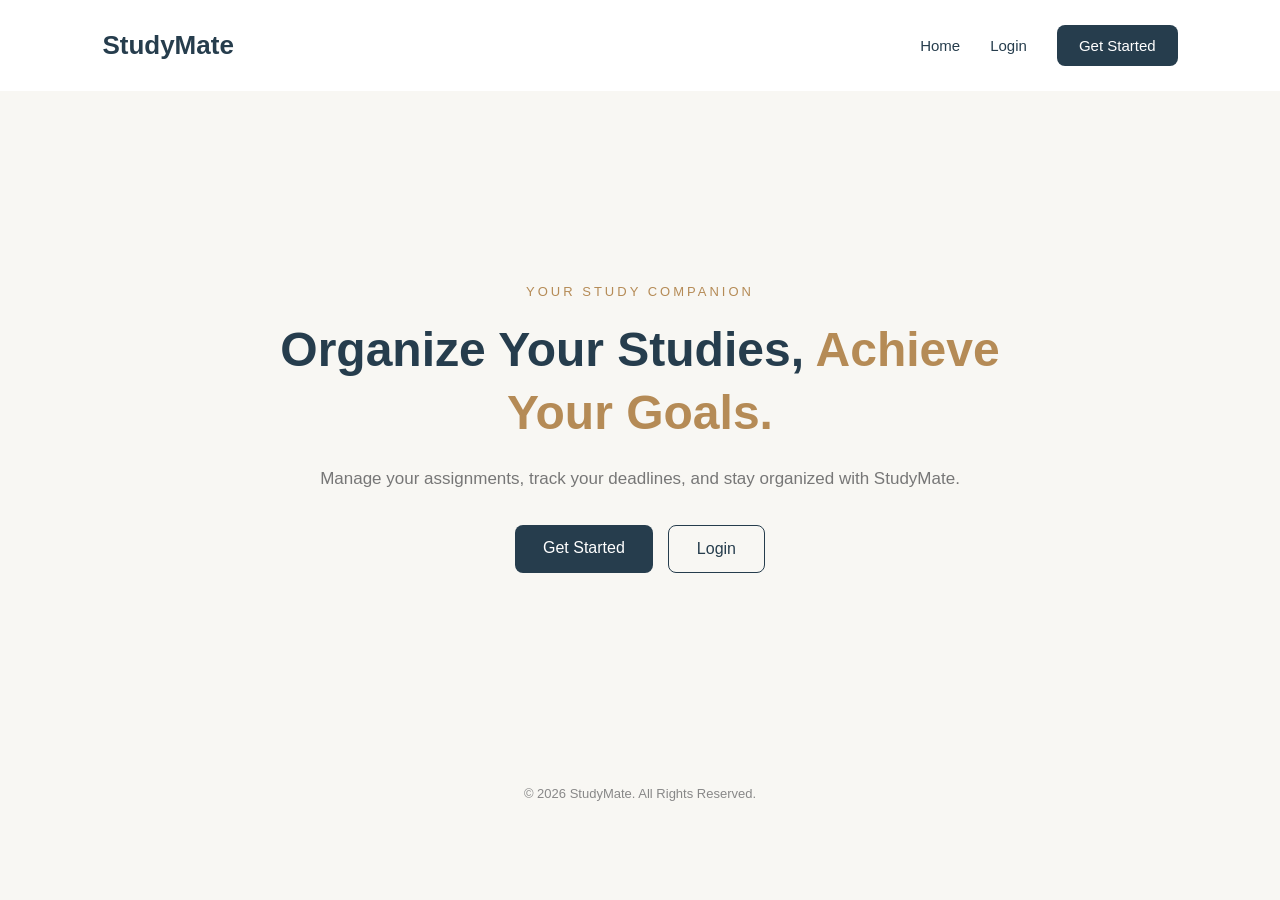
<file: index.html>
<!DOCTYPE html>
<html lang="en">
<head>
    <meta charset="UTF-8">
    <meta name="viewport" content="width=device-width, initial-scale=1.0">
    <title>StudyMate | Home</title>
    <link rel="stylesheet" href="css/style.css">
</head>

<body>

    <header>
        <div class="logo">StudyMate</div>

        <nav>
            <a href="index.html">Home</a>
            <a href="login.html">Login</a>
            <a href="register.html" class="nav-btn">Get Started</a>
        </nav>
    </header>

    <main class="hero">

        <div class="hero-content">
            <p class="subtitle">YOUR STUDY COMPANION</p>

            <h1>
                Organize Your Studies,
                <span>Achieve Your Goals.</span>
            </h1>

            <p class="description">
                Manage your assignments, track your deadlines,
                and stay organized with StudyMate.
            </p>

            <div class="hero-buttons">
                <a href="register.html" class="primary-btn">
                    Get Started
                </a>

                <a href="login.html" class="secondary-btn">
                    Login
                </a>
            </div>
        </div>

    </main>

    <footer>
        <p>© 2026 StudyMate. All Rights Reserved.</p>
    </footer>

</body>
</html>
</file>
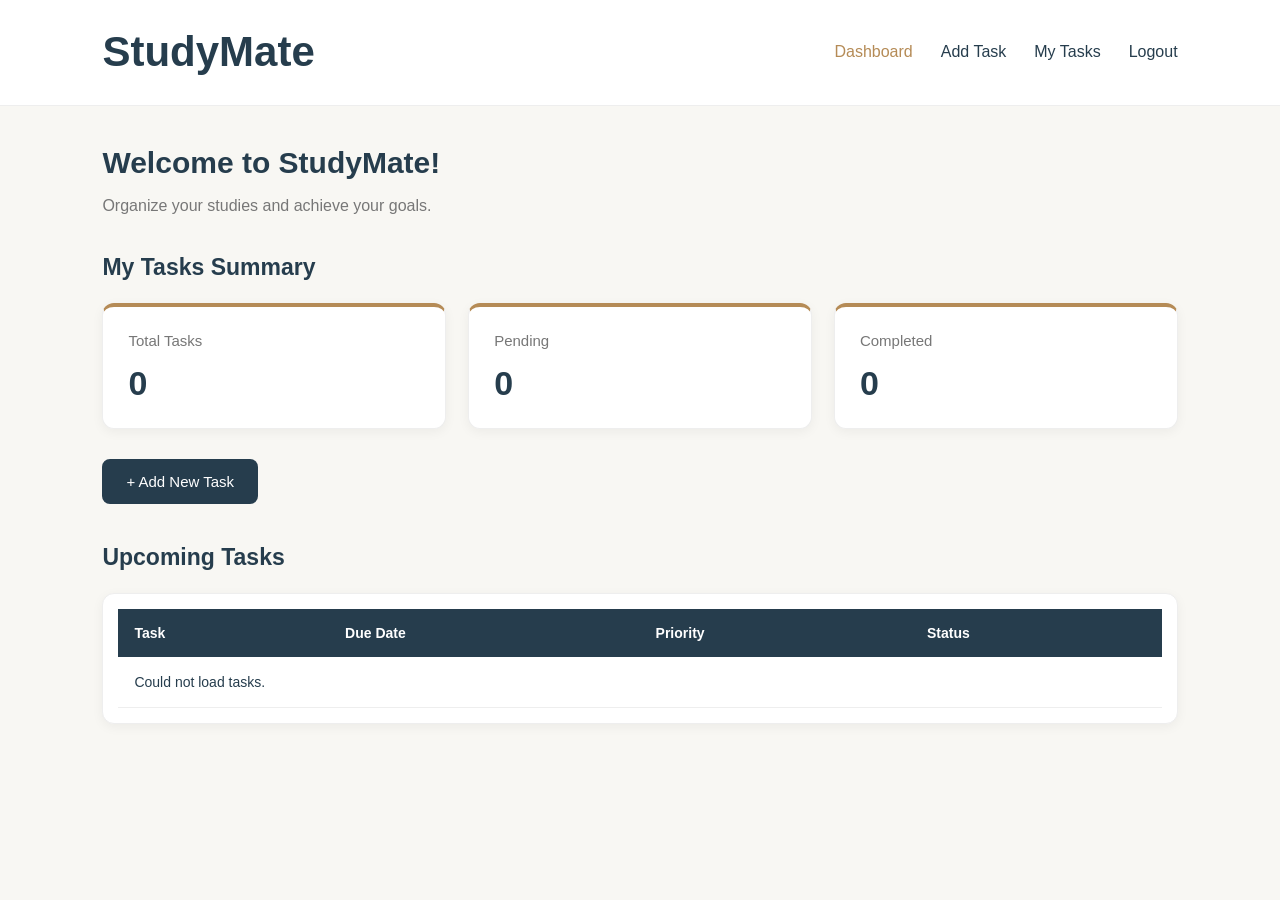
<file: dashboard.html>
<!DOCTYPE html>
<html lang="en">
<head>
    <meta charset="UTF-8">
    <meta name="viewport" content="width=device-width, initial-scale=1.0">

    <title>StudyMate | Dashboard</title>

    <link rel="stylesheet" href="css/style.css">
</head>

<body class="dashboard-page">

    <!-- Header -->
    <header class="dashboard-header">

        <h1 class="dashboard-logo">StudyMate</h1>

      
<nav class="dashboard-nav">
    <a href="dashboard.html" class="active">Dashboard</a>
    <a href="add_task_form.php">Add Task</a>
    <a href="my_tasks.php">My Tasks</a>
    <a href="logout.php">Logout</a>
</nav>

    </header>

    <!-- Main Content -->
    <main class="dashboard-main">

        <!-- Welcome -->
        <section class="dashboard-welcome">
            <h2>Welcome to StudyMate!</h2>
            <p>Organize your studies and achieve your goals.</p>
        </section>

        <!-- Task Summary -->
        <section class="dashboard-summary">

            <h2 class="dashboard-section-title">
                My Tasks Summary
            </h2>

            <div class="dashboard-stats">

                <div class="dashboard-card">
                    <h3>Total Tasks</h3>
                    <p id="stat-total">0</p>
                </div>

                <div class="dashboard-card">
                    <h3>Pending</h3>
                    <p id="stat-pending">0</p>
                </div>

                <div class="dashboard-card">
                    <h3>Completed</h3>
                    <p id="stat-completed">0</p>
                </div>

            </div>

        </section>

        <!-- Add Task Button -->
        <div class="dashboard-actions">
            <a href="add_task_form.php" class="dashboard-add-btn">
                + Add New Task
            </a>
        </div>

        <!-- Upcoming Tasks -->
        <section class="dashboard-upcoming">

            <h2 class="dashboard-section-title">
                Upcoming Tasks
            </h2>

            <div class="dashboard-table-wrapper">

                <table class="dashboard-table">

                    <thead>
                        <tr>
                            <th>Task</th>
                            <th>Due Date</th>
                            <th>Priority</th>
                            <th>Status</th>
                        </tr>
                    </thead>

                    <tbody id="upcoming-body">
                    </tbody>

                </table>

            </div>

        </section>

    </main>

    <!-- Dashboard JavaScript -->
    <script src="js/dashboard.js"></script>

</body>
</html>
</file>
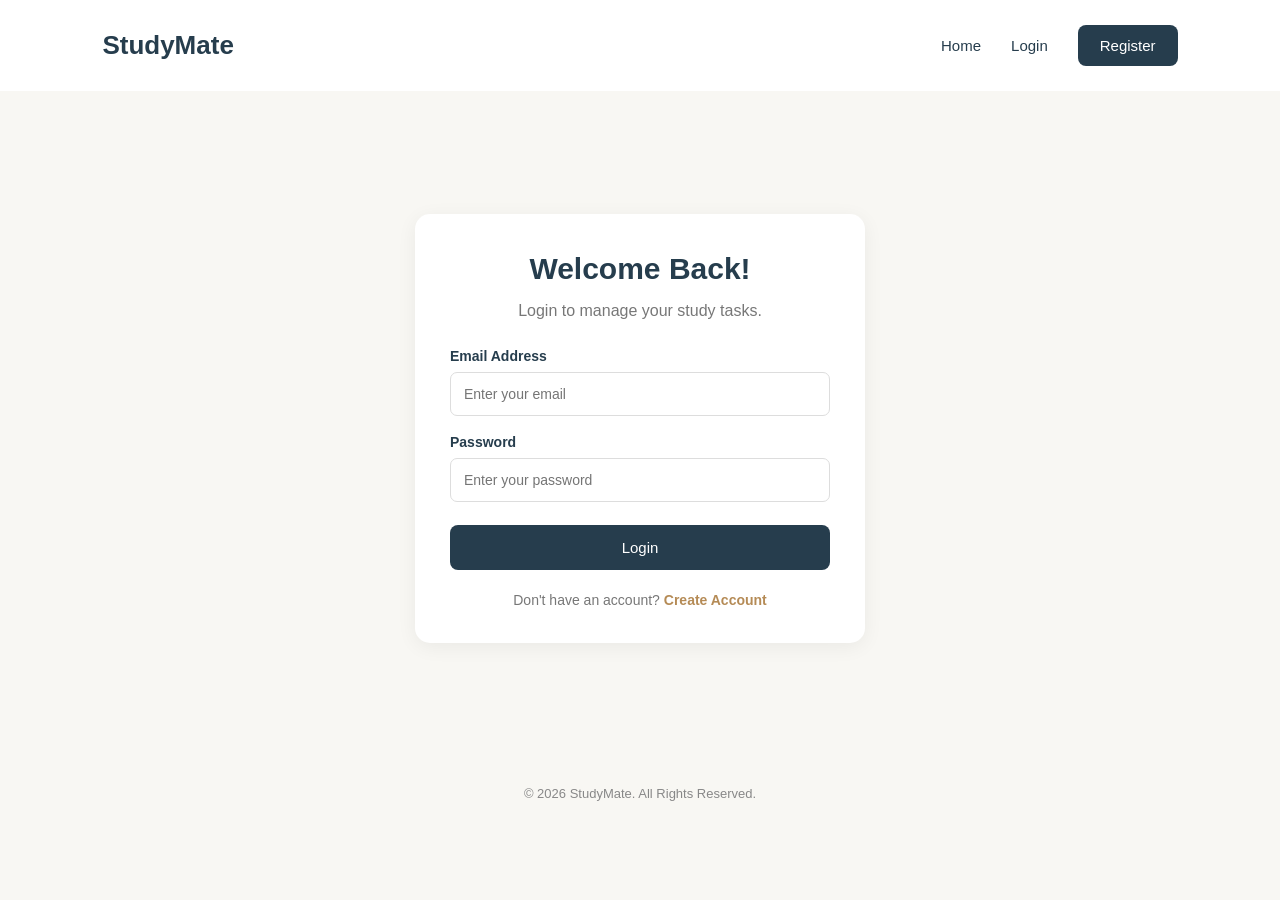
<file: login.html>
<!DOCTYPE html>
<html lang="en">

<head>
    <meta charset="UTF-8">
    <meta name="viewport" content="width=device-width, initial-scale=1.0">
    <title>StudyMate | Login</title>
    <link rel="stylesheet" href="css/style.css">
</head>

<body>

    <header>
        <div class="logo">StudyMate</div>

        <nav>
            <a href="index.html">Home</a>
            <a href="login.html">Login</a>
            <a href="register.html" class="nav-btn">Register</a>
        </nav>
    </header>

    <main class="auth-container">

        <div class="auth-card">

            <h1>Welcome Back!</h1>

            <p class="auth-description">
                Login to manage your study tasks.
            </p>

            <form action="login.php" method="post">

                <label for="email">Email Address</label>
                <input type="email"
                    id="email"
                    name="email"
                    placeholder="Enter your email"
                    required>

                <label for="password">Password</label>
                <input type="password"
                    id="password"
                    name="password"
                    placeholder="Enter your password"
                    required>

                <button type="submit" class="primary-btn">
                    Login
                </button>

            </form>

            <p class="auth-footer">
                Don't have an account?
                <a href="register.html">Create Account</a>
            </p>

        </div>

    </main>

    <footer>
        <p>© 2026 StudyMate. All Rights Reserved.</p>
    </footer>
<script src="js/validation.js"></script>
</body>
</html>
</file>
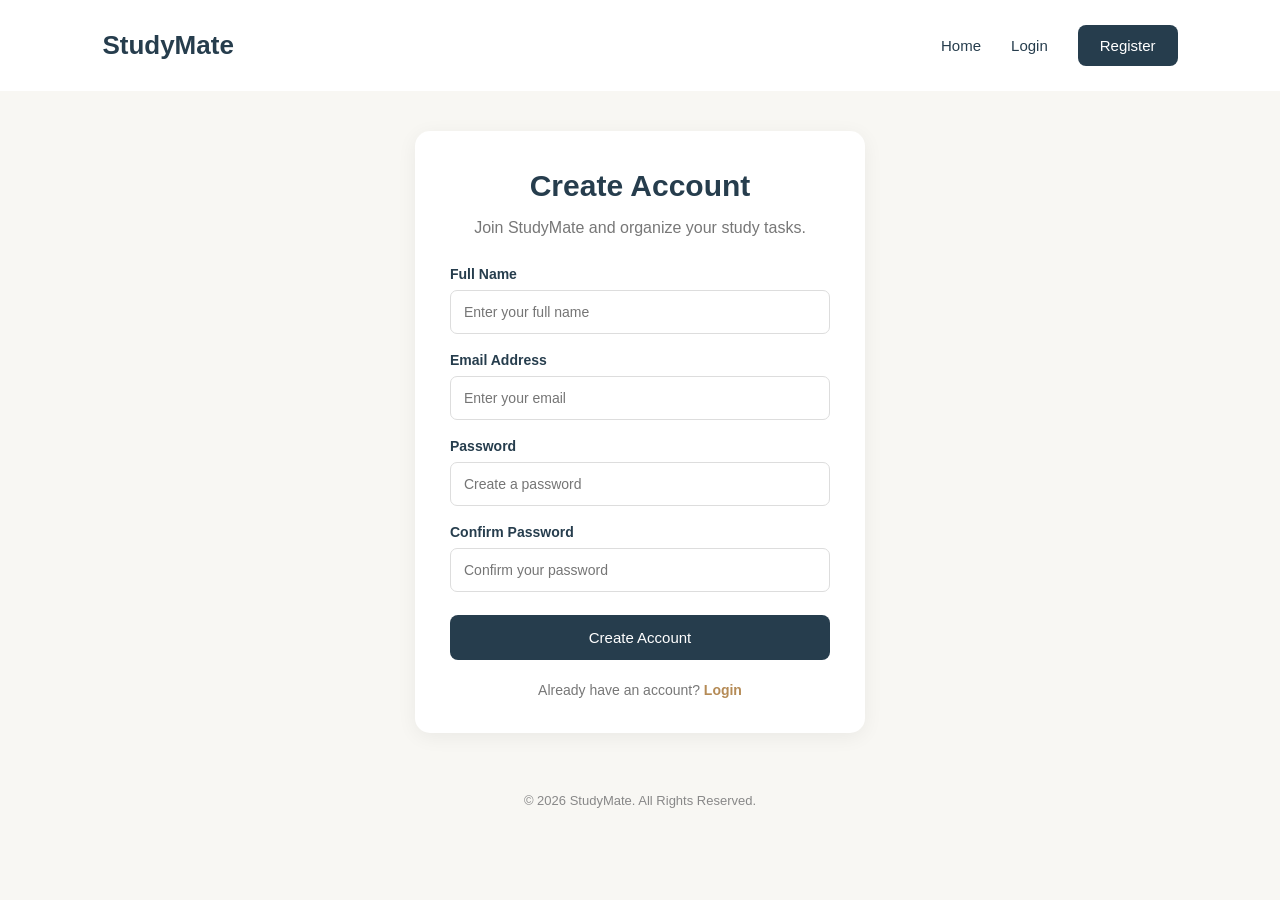
<file: register.html>
<!DOCTYPE html>
<html lang="en">

<head>
    <meta charset="UTF-8">
    <meta name="viewport" content="width=device-width, initial-scale=1.0">
    <title>StudyMate | Register</title>
    <link rel="stylesheet" href="css/style.css">
</head>

<body>

    <header>
        <div class="logo">StudyMate</div>

        <nav>
            <a href="index.html">Home</a>
            <a href="login.html">Login</a>
            <a href="register.html" class="nav-btn">Register</a>
        </nav>
    </header>

    <main class="auth-container">

        <div class="auth-card">

            <h1>Create Account</h1>

            <p class="auth-description">
                Join StudyMate and organize your study tasks.
            </p>

            <form action="register.php" method="post">

                <label for="fullname">Full Name</label>
                <input type="text" id="fullname"
                    name="fullname"
                    placeholder="Enter your full name"
                    required>

                <label for="email">Email Address</label>
                <input type="email" id="email"
                    name="email"
                    placeholder="Enter your email"
                    required>

                <label for="password">Password</label>
                <input type="password" id="password"
                    name="password"
                    placeholder="Create a password"
                    required>

                <label for="confirm-password">Confirm Password</label>
                <input type="password" id="confirm-password"
                    name="confirm_password"
                    placeholder="Confirm your password"
                    required>

                <button type="submit" class="primary-btn">
                    Create Account
                </button>

            </form>

            <p class="auth-footer">
                Already have an account?
                <a href="login.html">Login</a>
            </p>

        </div>

    </main>

    <footer>
        <p>© 2026 StudyMate. All Rights Reserved.</p>
    </footer>
    <script src="js/validation.js"></script>
</body>
</html>
</file>
<file: css/style.css>
* {
    margin: 0;
    padding: 0;
    box-sizing: border-box;
}

body {
    font-family: Arial, sans-serif;
    background-color: #F8F7F3;
    color: #263D4D;
}

/* Navigation Bar */

header {
    display: flex;
    justify-content: space-between;
    align-items: center;
    padding: 25px 8%;
    background-color: white;
}

.logo {
    font-size: 26px;
    font-weight: bold;
    color: #263D4D;
}

nav {
    display: flex;
    align-items: center;
    gap: 30px;
}

nav a {
    text-decoration: none;
    color: #263D4D;
    font-size: 15px;
}

.nav-btn {
    background-color: #263D4D;
    color: white;
    padding: 12px 22px;
    border-radius: 8px;
}

/* Home Section */

.hero {
    min-height: 75vh;
    display: flex;
    align-items: center;
    justify-content: center;
    text-align: center;
    padding: 50px 20px;
}

.hero-content {
    max-width: 750px;
}

.subtitle {
    color: #B58B56;
    letter-spacing: 3px;
    font-size: 13px;
    margin-bottom: 20px;
}

h1 {
    font-size: 48px;
    line-height: 1.3;
    margin-bottom: 20px;
}

h1 span {
    color: #B58B56;
}

.description {
    color: #777;
    font-size: 17px;
    line-height: 1.8;
    margin-bottom: 30px;
}

.hero-buttons {
    display: flex;
    justify-content: center;
    gap: 15px;
}

.primary-btn,
.secondary-btn {
    text-decoration: none;
    padding: 14px 28px;
    border-radius: 8px;
}

.primary-btn {
    background-color: #263D4D;
    color: white;
}

.secondary-btn {
    border: 1px solid #263D4D;
    color: #263D4D;
}

/* Footer */

footer {
    text-align: center;
    padding: 20px;
    color: #888;
    font-size: 13px;
}

/* Authentication Pages */

.auth-container {
    min-height: 75vh;
    display: flex;
    justify-content: center;
    align-items: center;
    padding: 40px 20px;
}

.auth-card {
    background-color: white;
    width: 100%;
    max-width: 450px;
    padding: 35px;
    border-radius: 15px;
    box-shadow: 0 4px 20px rgba(0, 0, 0, 0.06);
}

.auth-card h1 {
    font-size: 30px;
    text-align: center;
    margin-bottom: 10px;
}

.auth-description {
    text-align: center;
    color: #777;
    margin-bottom: 25px;
    line-height: 1.6;
}

.auth-card form {
    display: flex;
    flex-direction: column;
}

.auth-card label {
    margin-bottom: 8px;
    font-weight: bold;
    font-size: 14px;
}

.auth-card input {
    padding: 13px;
    border: 1px solid #ddd;
    border-radius: 7px;
    margin-bottom: 18px;
    font-size: 14px;
}

.auth-card input:focus {
    outline: none;
    border-color: #B58B56;
}

.auth-card button {
    border: none;
    cursor: pointer;
    font-size: 15px;
    margin-top: 5px;
}

.auth-footer {
    text-align: center;
    margin-top: 22px;
    color: #777;
    font-size: 14px;
}

.auth-footer a {
    color: #B58B56;
    text-decoration: none;
    font-weight: bold;
}

/* Responsive Design */


@media screen and (max-width: 600px) {

    header {
        flex-direction: column;
        align-items: center;
        padding: 18px 5%;
        gap: 15px;
    }

    nav {
        width: 100%;
        justify-content: center;
        gap: 20px;
        flex-wrap: wrap;
    }

    nav a {
        font-size: 13px;
    }

    .logo {
        font-size: 22px;
    }

    h1 {
        font-size: 32px;
    }

    .description {
        font-size: 15px;
    }

    .auth-card {
        padding: 25px 20px;
    }

    .hero-buttons {
        flex-wrap: wrap;
    }
}

/* =================================
   StudyMate Dashboard
================================= */

/* General */

.dashboard-page {
    margin: 0;
    padding: 0;
    font-family: Arial, sans-serif;
    background-color: #F8F7F3;
    color: #263D4D;
}

.dashboard-page * {
    box-sizing: border-box;
}

/* Header */

.dashboard-page .dashboard-header {
    background-color: #FFFFFF;
    padding: 25px 8%;
    display: flex;
    justify-content: space-between;
    align-items: center;
    flex-wrap: wrap;
    gap: 20px;
    border-bottom: 1px solid #EEEEEE;
}

.dashboard-page .dashboard-logo {
    font-size: 42px;
    font-weight: bold;
    color: #263D4D;
    margin: 0;
}

.dashboard-page .dashboard-nav {
    display: flex;
    align-items: center;
    gap: 28px;
    flex-wrap: wrap;
}

.dashboard-page .dashboard-nav a {
    text-decoration: none;
    color: #263D4D;
    font-size: 16px;
    transition: color 0.2s;
}

.dashboard-page .dashboard-nav a:hover,
.dashboard-page .dashboard-nav a.active {
    color: #B58B56;
}

/* Main Content */

.dashboard-page .dashboard-main {
    width: 84%;
    max-width: 1400px;
    margin: 0 auto;
    padding: 40px 0;
}

/* Welcome */

.dashboard-page .dashboard-welcome {
    margin-bottom: 35px;
}

.dashboard-page .dashboard-welcome h2 {
    font-size: 30px;
    margin: 0 0 12px;
}

.dashboard-page .dashboard-welcome p {
    color: #777777;
    font-size: 16px;
    line-height: 1.7;
    margin: 0;
}

/* Section Titles */

.dashboard-page .dashboard-section-title {
    font-size: 23px;
    margin: 0 0 22px;
    color: #263D4D;
}

/* Summary Cards */

.dashboard-page .dashboard-stats {
    display: flex;
    flex-direction: row;
    flex-wrap: wrap;
    gap: 22px;
    margin-bottom: 30px;
}

.dashboard-page .dashboard-card {
    flex: 1 1 180px;
    background-color: #FFFFFF;
    padding: 25px;
    border-radius: 12px;
    border: 1px solid #EEEEEE;
    border-top: 4px solid #B58B56;
    box-shadow: 0 3px 12px rgba(0, 0, 0, 0.05);
}

.dashboard-page .dashboard-card h3 {
    color: #777777;
    font-size: 15px;
    font-weight: normal;
    margin: 0 0 15px;
}

.dashboard-page .dashboard-card p {
    color: #263D4D;
    font-size: 34px;
    font-weight: bold;
    margin: 0;
}

/* Add Task Button */

.dashboard-page .dashboard-actions {
    margin-bottom: 40px;
}

.dashboard-page .dashboard-add-btn {
    display: inline-block;
    background-color: #263D4D;
    color: #FFFFFF;
    padding: 14px 24px;
    border-radius: 8px;
    text-decoration: none;
    font-size: 15px;
    transition: background-color 0.2s;
}

.dashboard-page .dashboard-add-btn:hover {
    background-color: #B58B56;
}

/* Upcoming Tasks */

.dashboard-page .dashboard-upcoming {
    margin-top: 10px;
}

.dashboard-page .dashboard-table-wrapper {
    background-color: #FFFFFF;
    padding: 15px;
    border-radius: 12px;
    border: 1px solid #EEEEEE;
    box-shadow: 0 3px 12px rgba(0, 0, 0, 0.05);
    overflow-x: auto;
}

.dashboard-page .dashboard-table {
    width: 100%;
    min-width: 500px;
    border-collapse: collapse;
}

.dashboard-page .dashboard-table th {
    background-color: #263D4D;
    color: #FFFFFF;
    padding: 16px;
    text-align: left;
    font-size: 14px;
}

.dashboard-page .dashboard-table td {
    padding: 17px 16px;
    border-bottom: 1px solid #EEEEEE;
    text-align: left;
    font-size: 14px;
}

.dashboard-page .dashboard-table tbody tr:hover {
    background-color: #FAF8F3;
}

.dashboard-page .dashboard-priority {
    color: #A56B28;
    font-weight: bold;
}

.dashboard-page .dashboard-status {
    display: inline-block;
    color: #477B59;
    background-color: #EAF4EC;
    padding: 7px 13px;
    border-radius: 20px;
    font-size: 12px;
}

/* Responsive Design */

@media (max-width: 768px) {

    .dashboard-page .dashboard-header {
        padding: 22px 5%;
        flex-direction: column;
    }

    .dashboard-page .dashboard-logo {
        font-size: 32px;
    }

    .dashboard-page .dashboard-nav {
        justify-content: center;
        gap: 20px;
    }

    .dashboard-page .dashboard-main {
        width: 90%;
        padding: 30px 0;
    }

    .dashboard-page .dashboard-welcome h2 {
        font-size: 25px;
    }

    .dashboard-page .dashboard-stats {
        flex-direction: column;
    }

    .dashboard-page .dashboard-card {
        flex: 1 1 auto;
    }

    .dashboard-page .dashboard-section-title {
        font-size: 21px;
    }
}

@media (max-width: 480px) {

    .dashboard-page .dashboard-nav {
        gap: 14px;
    }

    .dashboard-page .dashboard-nav a {
        font-size: 14px;
    }

    .dashboard-page .dashboard-card {
        padding: 20px;
    }

    .dashboard-page .dashboard-card p {
        font-size: 30px;
    }
  
}


/* ===== Add Task Page ===== */

.task-page {
    background-color: #F8F7F3;
    color: #263D4D;
    font-family: Arial, sans-serif;
}

.task-page .task-header {
    background: white;
    padding: 25px 8%;
    display: flex;
    justify-content: space-between;
    align-items: center;
    flex-wrap: wrap;
    gap: 20px;
}

.task-page .task-logo {
    font-size: 36px;
    margin: 0;
}

.task-page .task-nav {
    display: flex;
    gap: 28px;
    flex-wrap: wrap;
}

.task-page .task-nav a {
    text-decoration: none;
    color: #263D4D;
}

.task-page .task-nav a:hover,
.task-page .task-nav a.active {
    color: #B58B56;
}

.task-page .task-main {
    width: 90%;
    max-width: 650px;
    margin: 40px auto;
}

.task-page .task-form-card {
    background: white;
    padding: 35px;
    border-radius: 14px;
    box-shadow: 0 3px 15px #0000000A;
}

.task-page .task-form-card h2 {
    font-size: 28px;
    margin-bottom: 12px;
}

.task-page .task-description {
    color: #777;
    line-height: 1.7;
    margin-bottom: 28px;
}

.task-page .task-form-card form {
    display: flex;
    flex-direction: column;
}

.task-page .task-form-card label {
    font-weight: bold;
    font-size: 14px;
    margin-bottom: 9px;
}

.task-page .task-form-card input,
.task-page .task-form-card textarea,
.task-page .task-form-card select {
    width: 100%;
    padding: 13px;
    border: 1px solid #ddd;
    border-radius: 7px;
    font: inherit;
    margin-bottom: 20px;
    background: white;
    color: #263D4D;
}

.task-page .task-form-card input:focus,
.task-page .task-form-card textarea:focus,
.task-page .task-form-card select:focus {
    outline: none;
    border-color: #B58B56;
}

.task-page .task-form-actions {
    display: flex;
    align-items: center;
    gap: 15px;
    margin-top: 5px;
}

.task-page .task-save-btn {
    border: none;
    background: #263D4D;
    color: white;
    padding: 14px 25px;
    border-radius: 8px;
    font-size: 15px;
    cursor: pointer;
}

.task-page .task-save-btn:hover {
    background: #B58B56;
}

.task-page .task-cancel-btn {
    text-decoration: none;
    color: #263D4D;
    padding: 12px 18px;
}

@media (max-width: 600px) {
    .task-page .task-header {
        flex-direction: column;
        padding: 20px 5%;
    }

    .task-page .task-logo {
        font-size: 30px;
    }

    .task-page .task-nav {
        justify-content: center;
        gap: 18px;
    }

    .task-page .task-main {
        margin: 25px auto;
    }

    .task-page .task-form-card {
        padding: 25px 20px;
    }
}

/* Edit Task Page */
.task-page .task-form {
    max-width: 600px;
    margin: 30px auto;
    padding: 30px;
    background: white;
    border-radius: 12px;
    box-shadow: 0 4px 15px rgba(0, 0, 0, 0.08);
}

.task-page .task-form label {
    display: block;
    margin: 15px 0 8px;
    font-weight: bold;
}

.task-page .task-form input,
.task-page .task-form textarea,
.task-page .task-form select {
    display: block;
    width: 100%;
    padding: 12px;
    margin-bottom: 15px;
    border: 1px solid #ccc;
    border-radius: 6px;
    font: inherit;
    box-sizing: border-box;
}

.task-page .task-form textarea {
    resize: vertical;
}

.task-page .task-form .dashboard-actions {
    display: flex;
    align-items: center;
    gap: 20px;
    margin-top: 20px;
}

.task-page .task-form .dashboard-add-btn {
    cursor: pointer;
    font: inherit;
    border: none;
}
</file>
